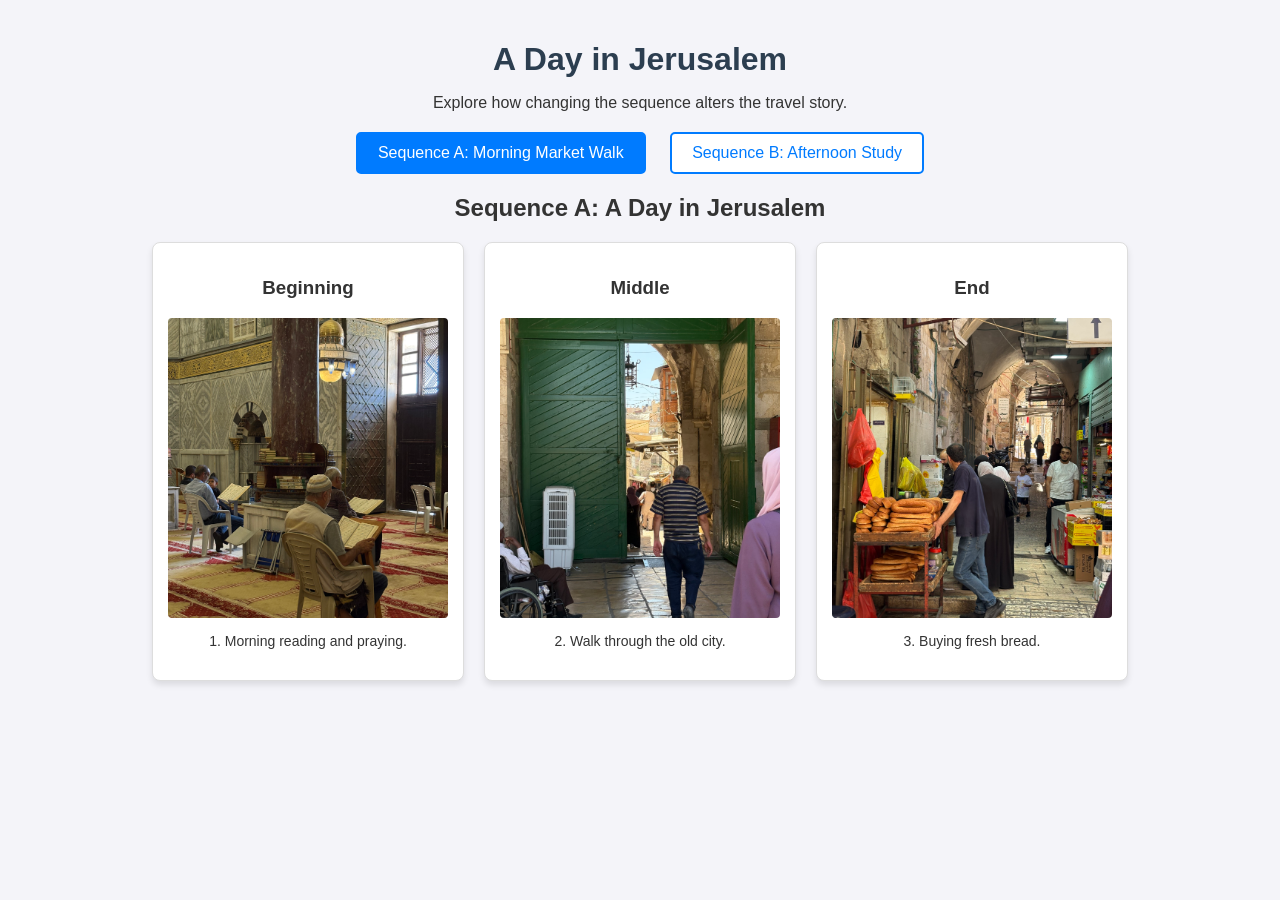
<file: index.html>
<!DOCTYPE html>
<html lang="en">
<head>
    <meta charset="UTF-8">
    <meta name="viewport" content="width=device-width, initial-scale=1.0">
    <title>Jerusalem</title>
    <link rel="stylesheet" href="Lab3.css">
</head>
<body>

    <header>
        <h1>A Day in Jerusalem</h1>
        <p>Explore how changing the sequence alters the travel story.</p>
    </header>

    <main>
        <!-- Interactive Control Buttons -->
        <div class="controls">
            <button id="seqA-btn">Sequence A: Morning Market Walk</button>
            <button id="seqB-btn">Sequence B: Afternoon Study</button>
        </div>

        <h2 id="story-title">Sequence A: Morning Market Walk</h2>

        <!-- Story Cards Container -->
        <div class="story-container">
            <div class="card">
                <h3>Beginning</h3>
                <img id="frame1" src="img1.jpeg" alt="Person Reading">
                <p id="caption1">1. Starting the day reading.</p>
            </div>

            <div class="card">
                <h3>Middle</h3>
                <img id="frame2" src="img2.jpeg" alt="Person Walking">
                <p id="caption2">2. Strolling through the streets.</p>
            </div>

            <div class="card">
                <h3>End</h3>
                <img id="frame3" src="img3.jpeg" alt="Person Buying Bread">
                <p id="caption3">3. Buying fresh bread for lunch.</p>
            </div>
        </div>
    </main>

    <!-- Link to JavaScript File -->
    <script src="Lab3.js"></script>
</body>
</html>
</file>
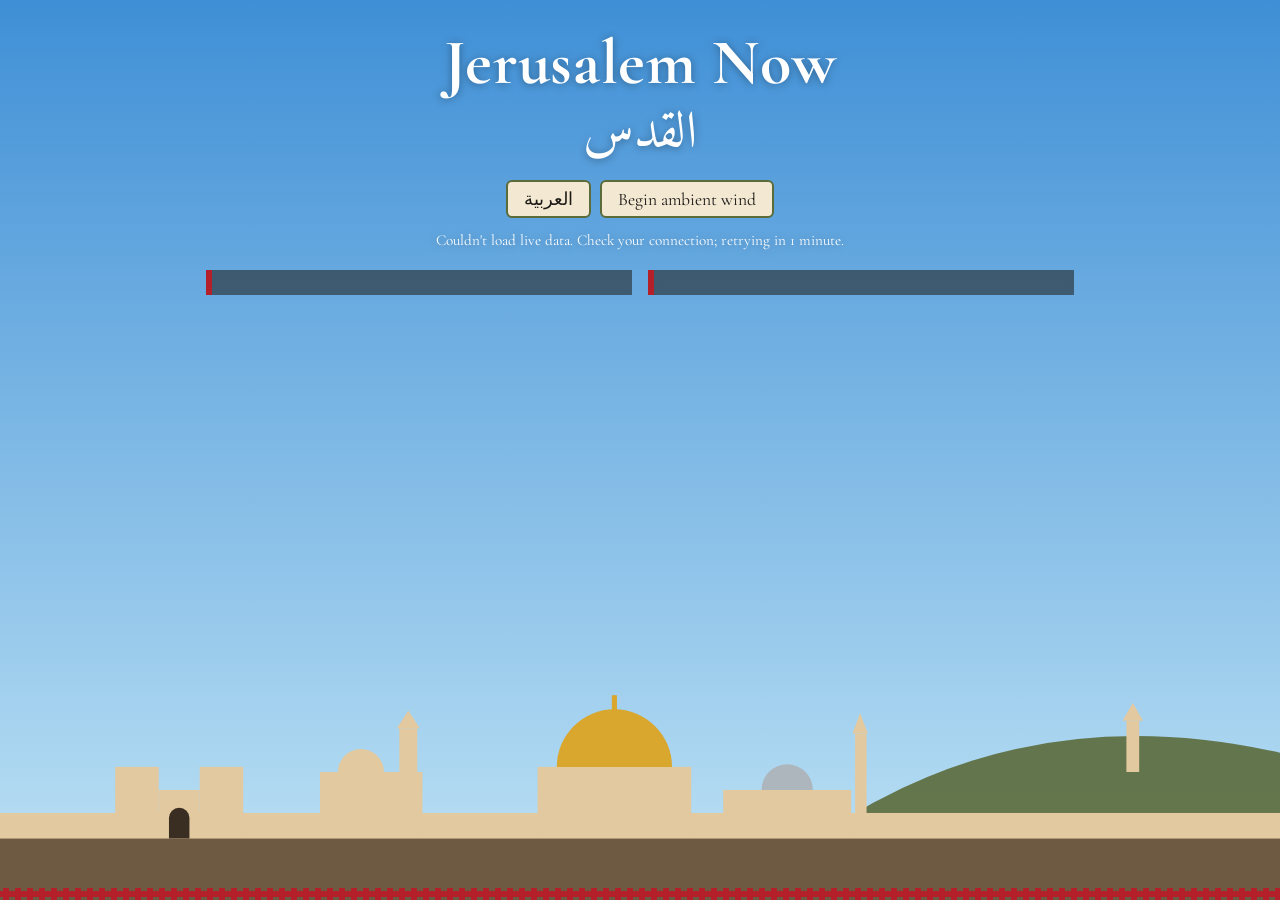
<file: Lab 6/index.html>
<!DOCTYPE html>
<html lang="en" dir="ltr">
<head>
<meta charset="UTF-8">
<meta name="viewport" content="width=device-width, initial-scale=1">
<title>Jerusalem Now | القدس الآن</title>
<link rel="preconnect" href="https://fonts.googleapis.com">
<link href="https://fonts.googleapis.com/css2?family=Amiri:wght@400;700&family=Cormorant+Garamond:wght@500;700&display=swap" rel="stylesheet">
<link rel="stylesheet" href="Lab6.css">
</head>
<body>
<div id="sky"></div><div id="stars"></div><div id="clouds"></div>

<header>
  <h1 id="title">Jerusalem Now</h1>
  <p class="ar-name" lang="ar">القدس</p>
  <div class="controls">
    <button id="lang" type="button">العربية</button>
    <button id="sound" type="button">Begin ambient wind</button>
  </div>
  <p id="status" role="status">Loading live data…</p>
</header>

<main id="info">
  <section class="card" id="weather"></section>
  <section class="card" id="prayers"></section>
</main>

<svg id="skyline" viewBox="0 0 1000 300" preserveAspectRatio="xMidYMax slice" aria-label="Skyline of the Old City">
  <path class="hill" d="M640 250 Q800 140 1000 185 L1000 250Z"/>
  <g class="site" data-key="olives" tabindex="0" role="button"><rect class="hit" x="760" y="150" width="240" height="100"/><rect class="stone" x="880" y="160" width="10" height="40"/><path class="stone" d="M877 160 l8 -14 l8 14z"/></g>
  <rect class="wall" x="0" y="232" width="1000" height="22"/>
  <g class="site" data-key="damascus" tabindex="0" role="button"><rect class="stone" x="90" y="196" width="34" height="56"/><rect class="stone" x="156" y="196" width="34" height="56"/><rect class="stone" x="124" y="214" width="32" height="38"/><path class="dark" d="M132 252 v-16 a8 8 0 0 1 16 0 v16z"/><path class="stone" d="M90 196 h34 M156 196 h34" stroke-width="6"/></g>
  <g class="site" data-key="sepulchre" tabindex="0" role="button"><rect class="stone" x="250" y="200" width="80" height="52"/><path class="stone" d="M264 200 a18 18 0 0 1 36 0z"/><rect class="stone" x="312" y="166" width="14" height="34"/><path class="stone" d="M310 166 l9 -14 l9 14z"/></g>
  <g class="site" data-key="dome" tabindex="0" role="button"><rect class="stone" x="420" y="196" width="120" height="56"/><path class="gold" d="M435 196 a45 45 0 0 1 90 0z"/><rect class="gold" x="478" y="140" width="4" height="12"/></g>
  <g class="site" data-key="aqsa" tabindex="0" role="button"><rect class="stone" x="565" y="214" width="100" height="38"/><path class="silver" d="M595 214 a20 20 0 0 1 40 0z"/><rect class="stone" x="668" y="170" width="9" height="82"/><path class="stone" d="M666 170 l6 -16 l6 16z"/></g>
  <rect class="ground" x="0" y="252" width="1000" height="48"/>
</svg>

<aside id="panel" hidden aria-live="polite">
  <button id="close" type="button" aria-label="Close">✕</button>
  <img id="pImg" alt="" hidden>
  <h2 id="pTitle"></h2>
  <p id="pText"></p>
  <a id="pLink" target="_blank" rel="noopener"></a>
</aside>

<svg class="tatreez" aria-hidden="true"><defs><pattern id="t" width="12" height="12" patternUnits="userSpaceOnUse"><g fill="#b3202a"><rect x="3" y="0" width="3" height="3"/><rect x="6" y="0" width="3" height="3"/><rect x="0" y="3" width="12" height="3"/><rect x="0" y="6" width="12" height="3"/><rect x="3" y="9" width="3" height="3"/><rect x="6" y="9" width="3" height="3"/></g></pattern></defs><rect width="100%" height="100%" fill="url(#t)"/></svg>

<script src="Lab6.js"></script>
</body>
</html>
</file>
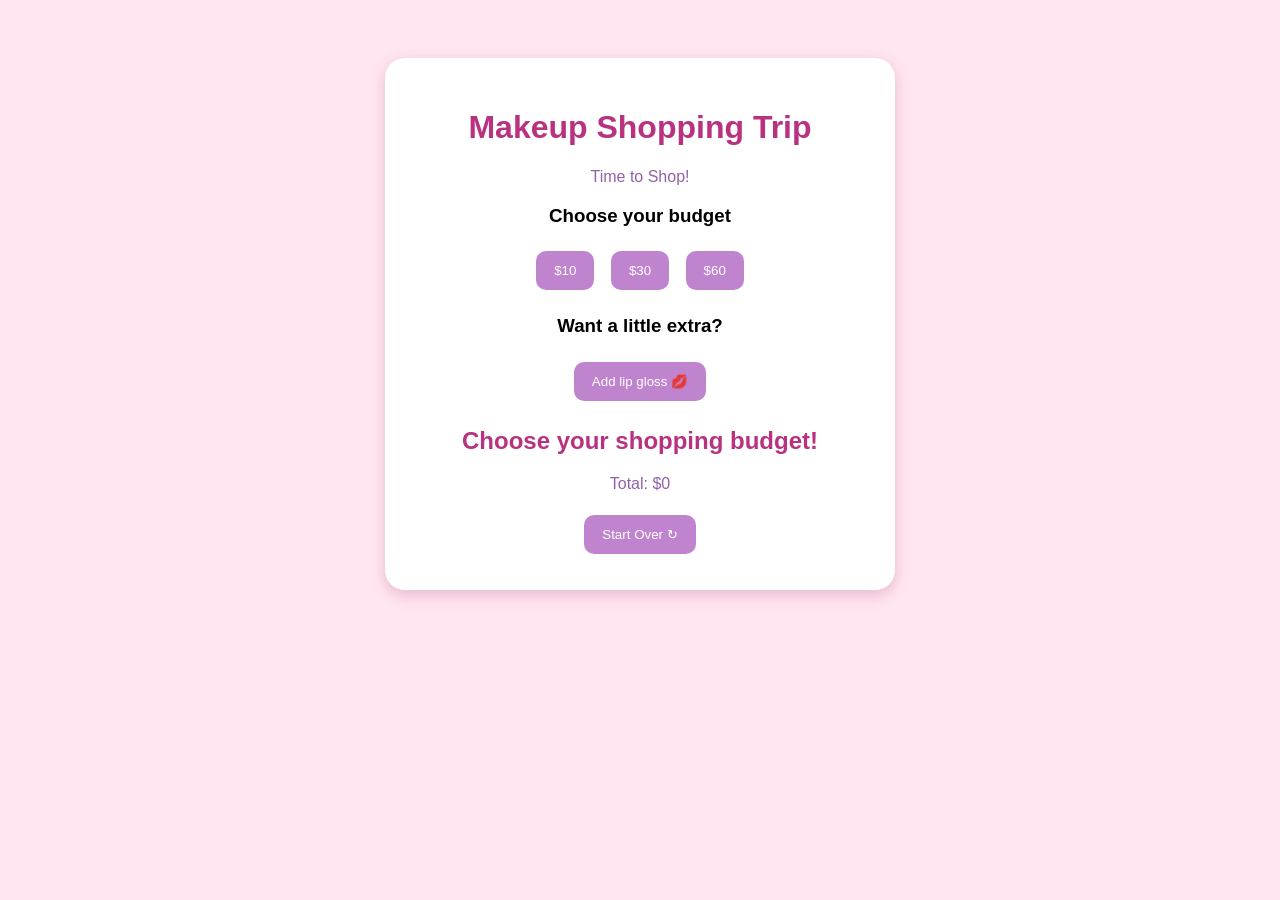
<file: Lab4/index.html>
<!DOCTYPE html>
<html>
<head>
  <title>Makeup Shopping Trip</title>
  <link rel="stylesheet" href="Lab4.css">
</head>
<body>
  <div class="card">
    <h1>Makeup Shopping Trip</h1>
    <p>Time to Shop!</p>

    <h3>Choose your budget</h3>
    <button onclick="shop(10)">$10</button>
    <button onclick="shop(30)">$30</button>
    <button onclick="shop(60)">$60</button>

    <h3>Want a little extra?</h3>
    <button onclick="toggleExtra()">Add lip gloss 💋</button>

    <h2 id="result">Choose your shopping budget!</h2>
    <p id="total">Total: $0</p>
    <p id="status"></p>

    <button onclick="resetShop()">Start Over ↻</button>
  </div>

  <script src="Lab4.js"></script>
</body>
</html>
</file>
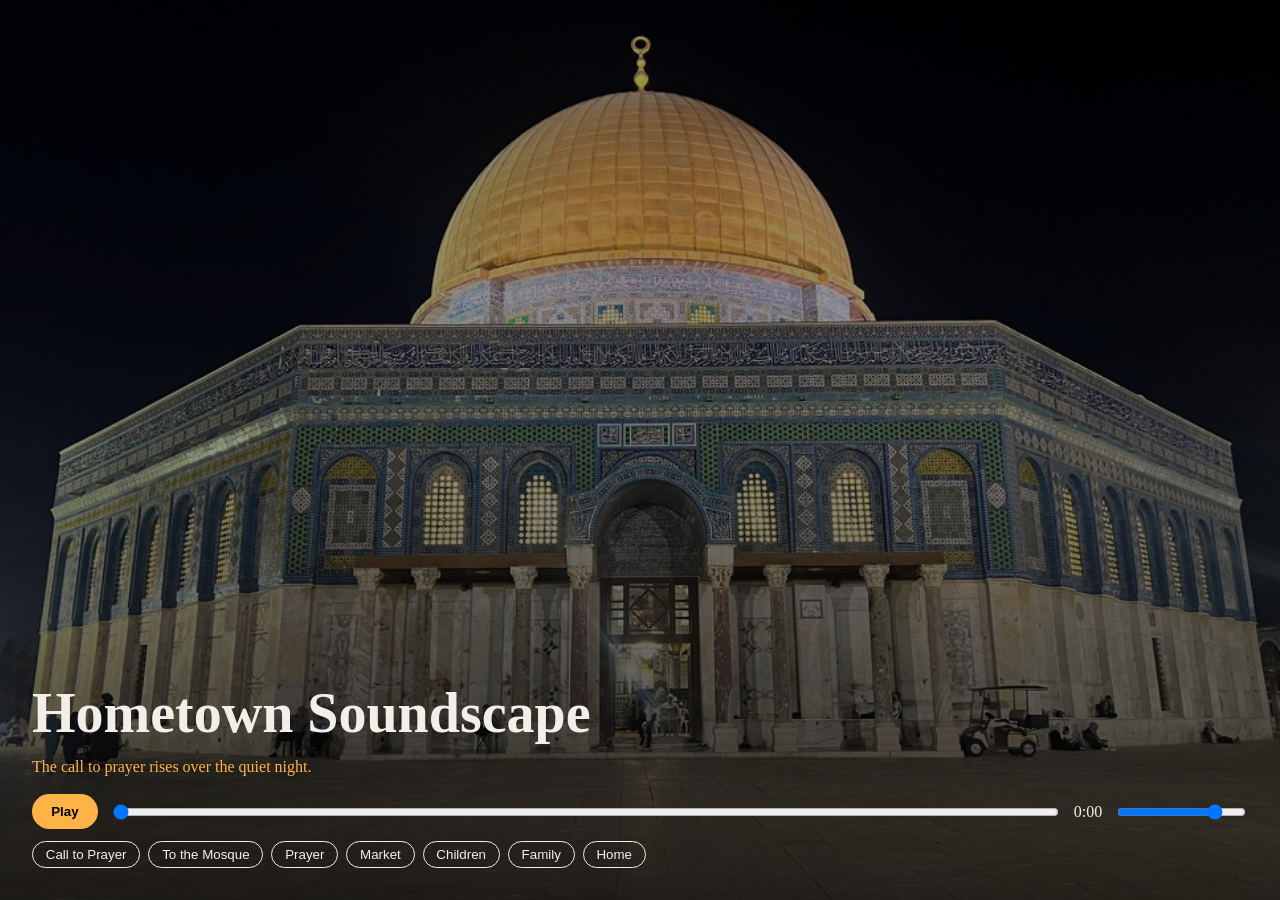
<file: Lab5/index.html>
<!DOCTYPE html>
<html lang="en">
<head>
<meta charset="utf-8">
<meta name="viewport" content="width=device-width, initial-scale=1">
<title>Soundscape of Jerusalem</title>
<link rel="stylesheet" href="Lab5.css">
</head>
<body>
<div id="scene">
  <div class="photo on" aria-hidden="true"></div>
  <div class="photo" aria-hidden="true"></div>
  <canvas id="viz"></canvas>
</div>
<main>
  <h1 id="title">Jerusalem Soundscape</h1>
  <p id="caption">Press play and move your mouse.</p>
  <audio id="audio" src="soundscape.mp3" preload="auto"></audio>
  <div id="controls">
    <button id="play">Play</button>
    <input id="seek" type="range" min="0" max="100" value="0" aria-label="Seek">
    <span id="time">0:00</span>
    <input id="vol" type="range" min="0" max="1" step="0.01" value="0.8" aria-label="Volume">
  </div>
  <div id="moments"></div>
</main>
<script src="Lab5.js"></script>
</body>
</html>
</file>
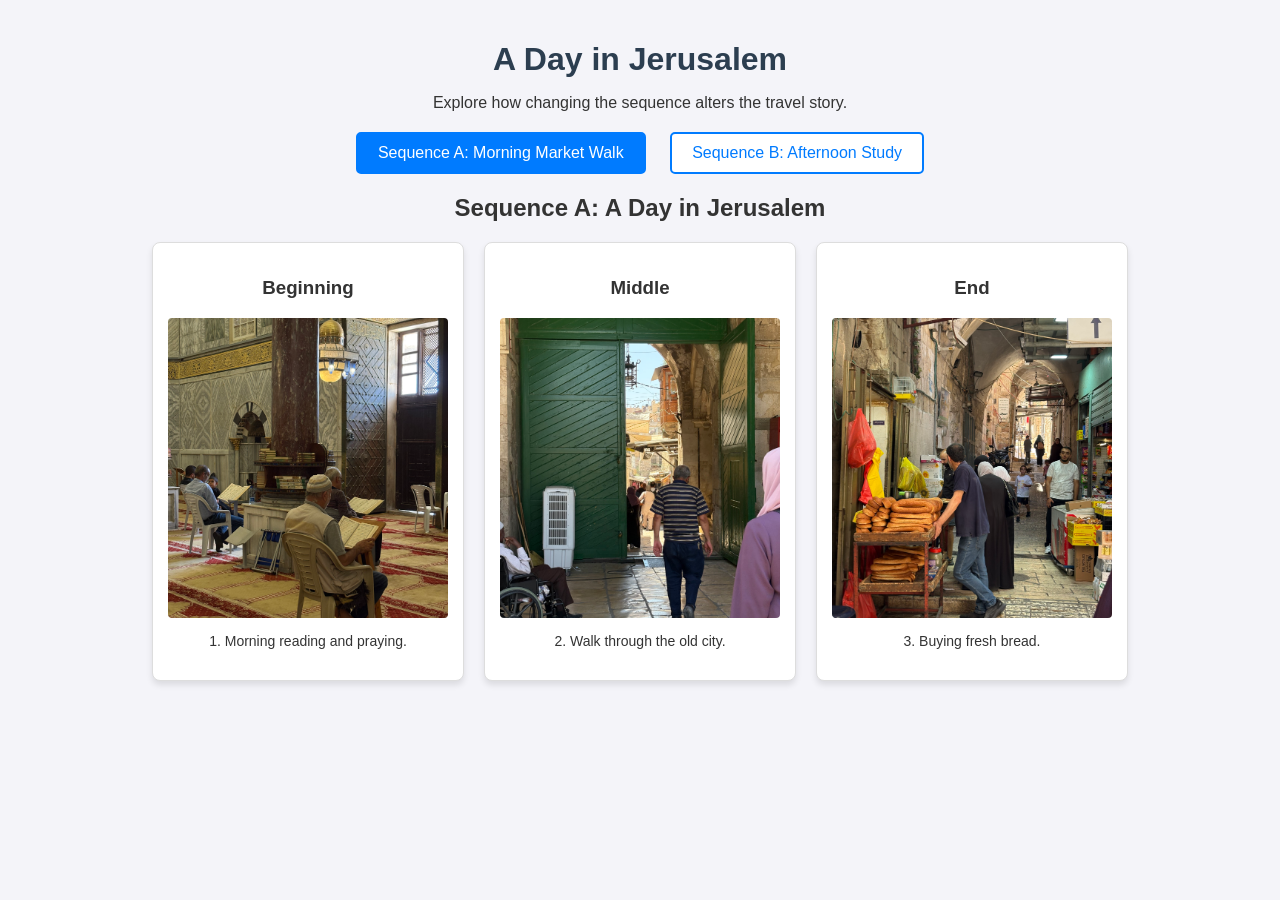
<file: Lab3.html>
<!DOCTYPE html>
<html lang="en">
<head>
    <meta charset="UTF-8">
    <meta name="viewport" content="width=device-width, initial-scale=1.0">
    <title>Jerusalem</title>
    <link rel="stylesheet" href="Lab3.css">
</head>
<body>

    <header>
        <h1>A Day in Jerusalem</h1>
        <p>Explore how changing the sequence alters the travel story.</p>
    </header>

    <main>
        <!-- Interactive Control Buttons -->
        <div class="controls">
            <button id="seqA-btn">Sequence A: Morning Market Walk</button>
            <button id="seqB-btn">Sequence B: Afternoon Study</button>
        </div>

        <h2 id="story-title">Sequence A: Morning Market Walk</h2>

        <!-- Story Cards Container -->
        <div class="story-container">
            <div class="card">
                <h3>Beginning</h3>
                <img id="frame1" src="img1.jpeg" alt="Person Reading">
                <p id="caption1">1. Starting the day reading.</p>
            </div>

            <div class="card">
                <h3>Middle</h3>
                <img id="frame2" src="img2.jpeg" alt="Person Walking">
                <p id="caption2">2. Strolling through the streets.</p>
            </div>

            <div class="card">
                <h3>End</h3>
                <img id="frame3" src="img3.jpeg" alt="Person Buying Bread">
                <p id="caption3">3. Buying fresh bread for lunch.</p>
            </div>
        </div>
    </main>

    <!-- Link to JavaScript File -->
    <script src="Lab3.js"></script>
</body>
</html>
</file>
<file: Lab3.css>
/* General Page Styling */
body {
    font-family: Arial, sans-serif;
    background-color: #f4f4f9;
    color: #333;
    text-align: center;
    margin: 0;
    padding: 20px;
}

header h1 {
    margin-bottom: 5px;
    color: #2c3e50;
}

/* Button Styling */
.controls {
    margin: 20px 0;
}

button {
    padding: 10px 20px;
    font-size: 16px;
    margin: 0 10px;
    cursor: pointer;
    border: 2px solid #007bff;
    background-color: white;
    color: #007bff;
    border-radius: 5px;
    transition: all 0.3s ease;
}

/* Style for active/selected button */
button.active, button:hover {
    background-color: #007bff;
    color: white;
}

/* Story Cards Layout */
.story-container {
    display: flex;
    justify-content: center;
    gap: 20px;
    flex-wrap: wrap;
    margin-top: 20px;
}

.card {
    background: white;
    border: 1px solid #ddd;
    border-radius: 8px;
    width: 280px;
    padding: 15px;
    box-shadow: 0 4px 6px rgba(0,0,0,0.1);
}

.card img {
    width: 100%;
    height: 300px;
    object-fit: cover;
    border-radius: 4px;
}

.card p {
    font-size: 14px;
    line-height: 1.4;
    margin-top: 10px;
}
</file>
<file: Lab 6/Lab6.css>
:root {
  --top: #3f8fd6;
  --bottom: #bfe3f5;
  --stone: #e2c9a0;

  /* Fixed palette */
  --ink: #1d1a16;
  --olive: #5b6b3a;
  --red: #b3202a;
}

* {
  box-sizing: border-box;
}

html,
body {
  margin: 0;
  height: 100%;
}

body {
  font-family: "Cormorant Garamond", Georgia, serif;
  font-size: 1.1rem;
  color: #fff;
  overflow-x: hidden;
  position: relative;
  min-height: 100vh;
}

[dir=rtl] body,
[dir=rtl] button,
[dir=rtl] .card,
[dir=rtl] #panel {
  font-family: "Amiri", serif;
}

h1 {
  margin: 0;
  font-size: clamp(2.2rem, 6vw, 4rem);
  font-weight: 700;
  letter-spacing: .01em;
}

button {
  font: inherit;
  color: var(--ink);
  background: #f3e8d2;
  border: 2px solid var(--olive);
  border-radius: 6px;
  padding: .4rem 1rem;
  cursor: pointer;
}

button:hover {
  background: #fff;
}

#sky {
  position: fixed;
  inset: 0;
  background: linear-gradient(var(--top), var(--bottom));
  transition: background 2s;
  z-index: -3;
}

#stars {
  position: fixed;
  inset: 0 0 40% 0;
  z-index: -2;
  opacity: 0;
  transition: opacity 2s;
  background-image:
    radial-gradient(1.5px 1.5px at 20px 30px, #fff, transparent),
    radial-gradient(1px 1px at 90px 80px, #fff, transparent),
    radial-gradient(1.5px 1.5px at 160px 20px, #fff, transparent),
    radial-gradient(1px 1px at 60px 130px, #fff, transparent);
  background-size: 200px 160px;
}

#clouds {
  position: fixed;
  inset: 0;
  z-index: -1;
  pointer-events: none;
}

.cloud {
  position: absolute;
  left: -30vw;
  width: 240px;
  height: 70px;
  border-radius: 50%;
  background: rgba(255, 255, 255, .55);
  filter: blur(14px);
  animation: drift linear infinite;
}

@keyframes drift {
  to {
    transform: translateX(160vw);
  }
}

header {
  text-align: center;
  padding: 1.5rem 1rem .5rem;
  text-shadow: 0 1px 8px rgba(0, 0, 0, .35);
}

.ar-name {
  font-family: "Amiri", serif;
  font-size: clamp(2rem, 5vw, 3.2rem);
  margin: 0;
  line-height: 1.3;
}

.controls {
  display: flex;
  gap: .6rem;
  justify-content: center;
  margin: .8rem 0;
  flex-wrap: wrap;
}

#status {
  margin: .3rem 0;
  font-size: .95rem;
}

#info {
  display: flex;
  gap: 1rem;
  justify-content: center;
  flex-wrap: wrap;
  padding: .5rem 1rem 0;
  max-width: 900px;
  margin: 0 auto;
}

.card {
  flex: 1 1 280px;
  background: rgba(29, 26, 22, .55);
  backdrop-filter: blur(6px);
  border-inline-start: 6px solid var(--red);
  padding: .8rem 1.1rem;
}

.card h3 {
  margin: 0 0 .4rem;
  font-size: 1.25rem;
}

.card p {
  margin: .15rem 0;
}

.row {
  display: flex;
  justify-content: space-between;
  gap: 1rem;
}

.row.next {
  color: #ffd37a;
  font-weight: 700;
}

#skyline {
  position: fixed;
  bottom: 0;
  left: 0;
  width: 100%;
  height: 42vh;
  z-index: 1;
}

.stone,
.wall {
  fill: var(--stone);
  transition: fill 2s;
}

.hill   { fill: var(--olive); opacity: .9; }
.dark   { fill: #3a2d22; }
.ground { fill: #6e5a43; }
.gold   { fill: #d9a62e; }
.silver { fill: #aeb6bd; }

.site {
  cursor: pointer;
}

.site .hit {
  fill: transparent;
}

.site:hover,
.site:focus-visible {
  filter: brightness(1.2) drop-shadow(0 0 6px #fff);
}

#panel {
  position: fixed;
  z-index: 5;
  left: 50%;
  bottom: 1rem;
  transform: translateX(-50%);
  width: min(480px, 92vw);
  max-height: 60vh;
  overflow: auto;
  background: #f3e8d2;
  color: var(--ink);
  padding: 1rem 1.2rem;
  border-top: 8px solid var(--red);
  animation: rise .25s ease-out;
}

#panel[hidden] {
  display: none;
}

#panel img {
  width: 100%;
  max-height: 180px;
  object-fit: cover;
  margin-bottom: .5rem;
}

#panel h2 {
  margin: 0 0 .4rem;
}

#panel a {
  color: var(--red);
}

#close {
  position: absolute;
  top: .4rem;
  inset-inline-end: .4rem;
  padding: .1rem .5rem;
}

@keyframes rise {
  from {
    transform: translate(-50%, 20px);
    opacity: 0;
  }
}

.tatreez {
  position: fixed;
  left: 0;
  bottom: 0;
  width: 100%;
  height: 12px;
  z-index: 6;
}

:focus-visible {
  outline: 3px solid var(--red);
  outline-offset: 2px;
}

@media (prefers-reduced-motion: reduce) {
  .cloud,
  #panel {
    animation: none;
  }
}
</file>
<file: Lab4/Lab4.css>
body {
  background: #ffe6f0;
  font-family: Arial, sans-serif;
  text-align: center;
  padding: 50px 15px;
}

.card {
  background: white;
  max-width: 450px;
  margin: auto;
  padding: 30px;
  border-radius: 20px;
  box-shadow: 0 5px 15px #e8b8d0;
}

h1, h2 {
  color: #b83280;
}

p {
  color: #9161a8;
}

button {
  background: #c084cf;
  color: white;
  border: none;
  padding: 12px 18px;
  margin: 6px;
  border-radius: 10px;
  cursor: pointer;
}

button:hover {
  background: #a052b5;
}
</file>
<file: Lab5/Lab5.css>
:root{--pulse:1;--bg:#10151f;--fg:#f2efe8;--accent:#ffb347}
*{box-sizing:border-box}
body{margin:0;height:100vh;overflow:hidden;background:var(--bg);color:var(--fg);font-family:Georgia,serif}
#scene{position:fixed;inset:0}
.photo{position:absolute;inset:-3%;background:linear-gradient(160deg,#27405e,#10151f) center/cover;opacity:0;transition:opacity 2s ease,transform .12s linear;
  transform:translate(var(--mx,0),var(--my,0)) scale(var(--pulse));
  filter:brightness(var(--bright,.6)) hue-rotate(var(--hue,0deg))}
#viz{position:absolute;inset:0;width:100%;height:100%;mix-blend-mode:screen}
main{position:relative;z-index:2;height:100%;display:flex;flex-direction:column;justify-content:flex-end;
  padding:2rem;gap:.8rem;background:linear-gradient(transparent 50%,rgba(0,0,0,.7))}
h1{margin:0;font-size:clamp(1.8rem,5vw,3.5rem)}
#caption{margin:0;min-height:1.5em;color:var(--accent)}
#controls{display:flex;align-items:center;gap:.8rem}
#seek{flex:1}
button{background:var(--accent);border:0;padding:.6rem 1.2rem;border-radius:2rem;font-weight:bold;cursor:pointer}
button:focus-visible,input:focus-visible{outline:3px solid #fff}
#moments{display:flex;flex-wrap:wrap;gap:.5rem}
#moments button{background:transparent;color:var(--fg);border:1px solid var(--fg);padding:.3rem .8rem;font-weight:normal}
.photo.on{opacity:1}
@media (prefers-reduced-motion:reduce){.photo{transition:none}}
</file>
